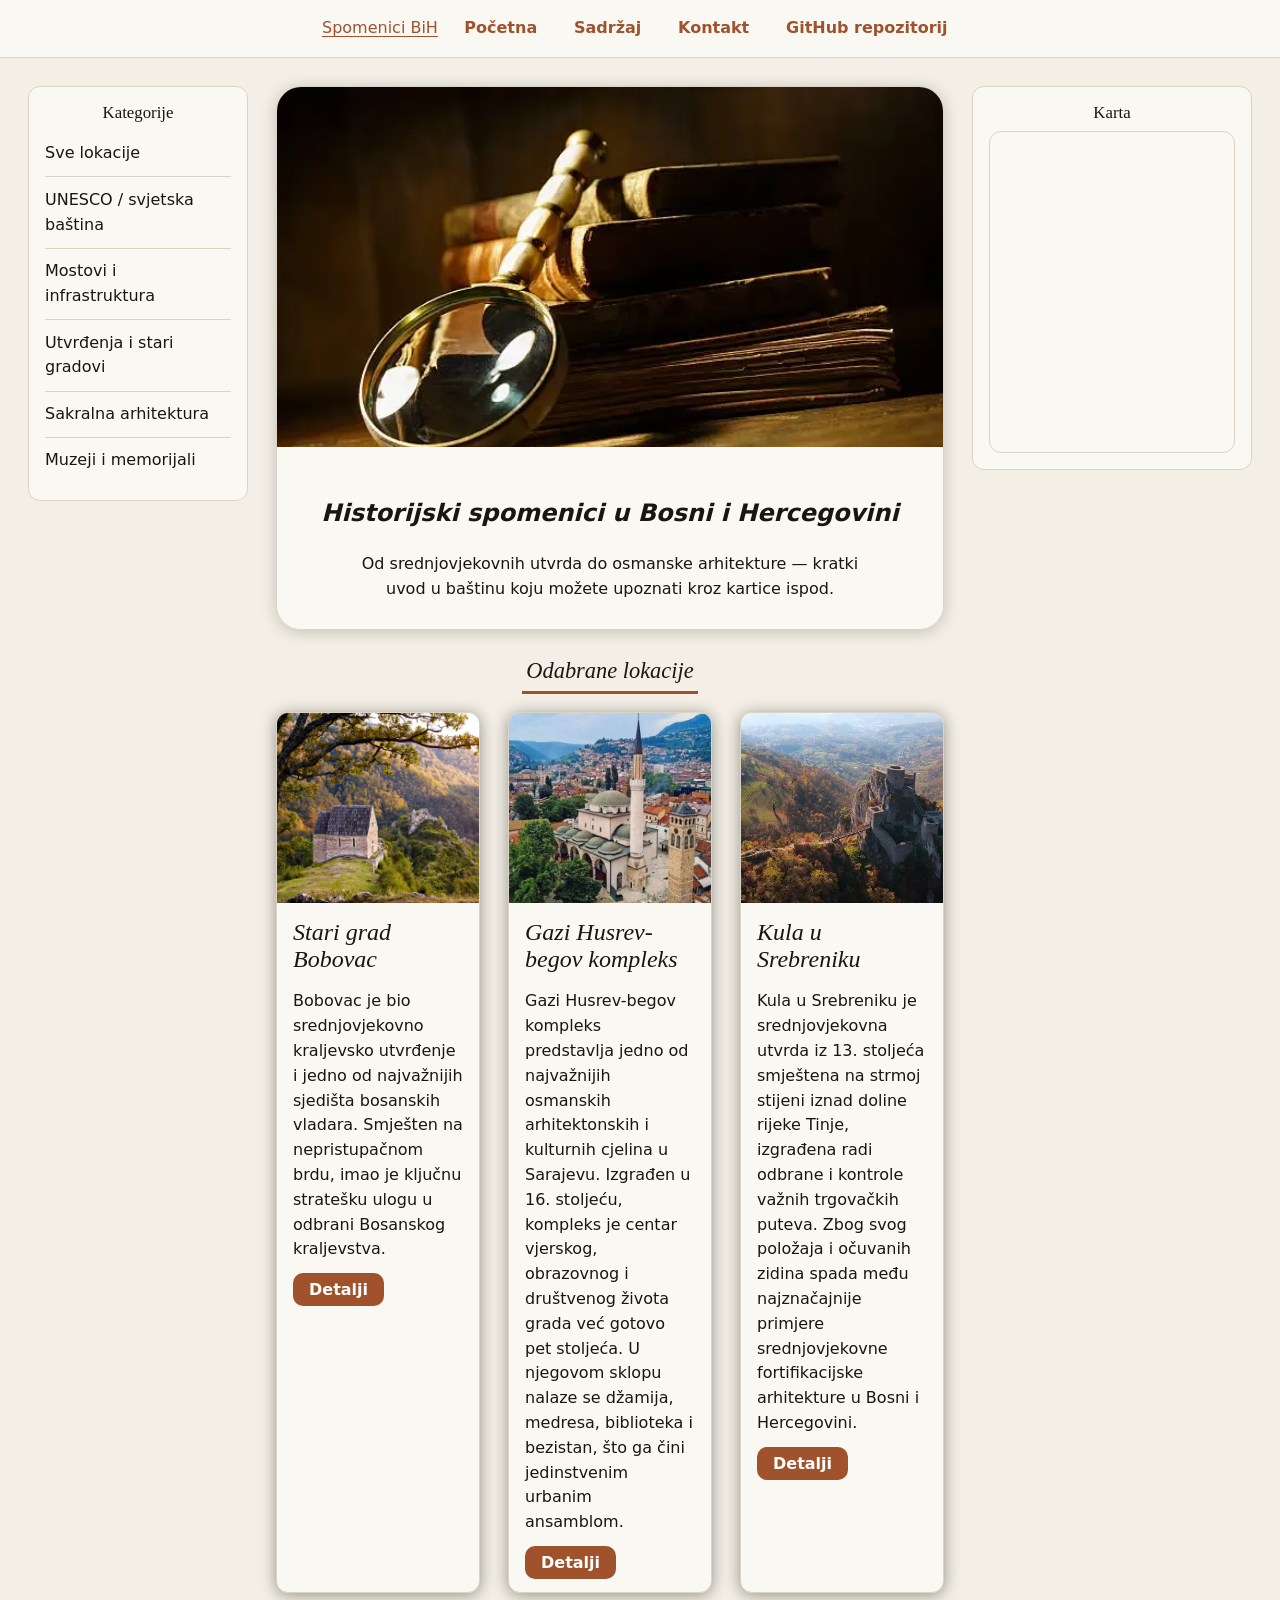
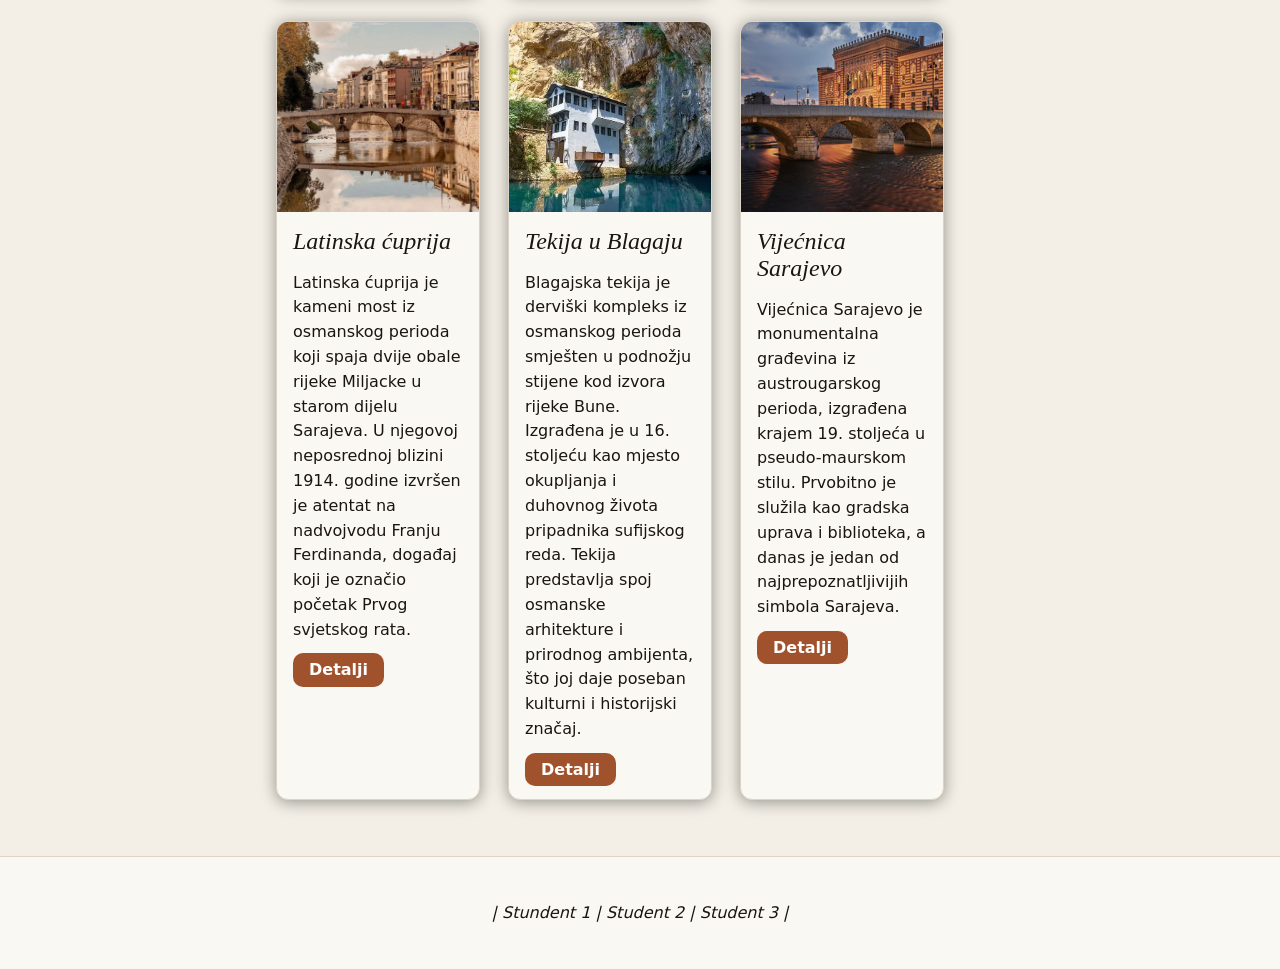
<file: index.html>
<!DOCTYPE html>
<html lang="bs">

<head>
  <meta charset="UTF-8">
  <meta name="viewport" content="width=device-width, initial-scale=1.0">
  <title>Spomenici</title>
  <link rel="stylesheet" href="css/tptpstil.css">
</head>

<body>

  <header class="site-header">
    <div class="header-inner">
      <a href="./index.html" title="Početna stranica">
        <span>Spomenici BiH</span>
      </a>
      <nav class="glavniNav">
        <ul class="glavniNav_list">
          <li><a href="./index.html">Početna</a></li>
          <li><a href="./sadrzaj.html">Sadržaj</a></li>
          <li><a href="./kontakt.html">Kontakt</a></li>
          <li><a href="https://github.com/OS-005/Grupa3-TPTP-2026">GitHub repozitorij</a></li>
        </ul>
      </nav>
    </div>
  </header>

  <!-- TPTP: lijevo sekundarni nav (filter), sredina div, desno aside s mapom -->
  <div class="layout">
    <nav class="se">
      <h2 class="se_title">Kategorije</h2>
      <ul class="navList">
        <li><a href="#" class="navElement">Sve lokacije</a></li>
        <li><a href="#" class="navElement">UNESCO / svjetska baština</a></li>
        <li><a href="#" class="navElement">Mostovi i infrastruktura</a></li>
        <li><a href="#" class="navElement">Utvrđenja i stari gradovi</a></li>
        <li><a href="#" class="navElement">Sakralna arhitektura</a></li>
        <li><a href="#" class="navElement">Muzeji i memorijali</a></li>
      </ul>
    </nav>

    <div>
      <section class="gKartica">
        <picture class="gKartica_picture">
          <img class="gKartica_img" src="images/his.jpg" alt="Historija.png" width="1200" height="480">
        </picture>
        <div class="gKartica_content">
          <h1><em>Historijski spomenici u Bosni i Hercegovini</em></h1>
          <p class="gKartica_lead">
            Od srednjovjekovnih utvrda do osmanske arhitekture — kratki uvod u baštinu koju možete upoznati
            kroz kartice ispod.
          </p>
        </div>
      </section>

      <section class="kartice-section">
        <h2 id="kartice-naslov" class="section-title"><em>Odabrane lokacije</em></h2>
        <div class="kartice-grid" id="kartice-container">

          <article class="kartica">
            <a class="kartica_media" href="./sadrzaj.html#placeholder-bobovac">
              <img class="kartica_img" src="images/bobovac.jpg" alt="Bobovac" width="640" height="400" loading="lazy">
            </a>
            <div class="kartica_body">
              <h3 class="kartica_title"><em>Stari grad Bobovac</em></h3>
              <p class="kartica_desc">
                Bobovac je bio srednjovjekovno kraljevsko utvrđenje i jedno od najvažnijih
                sjedišta bosanskih vladara. Smješten na nepristupačnom brdu, imao je ključnu stratešku ulogu u odbrani
                Bosanskog kraljevstva.</p>
              <a class="kartica_link" href="./sadrzaj.html#bobovac">Detalji</a>
            </div>
          </article>

          <article class="kartica">
            <a class="kartica_media" href="./sadrzaj.html#placeholder-gazi">
              <img class="kartica_img" src="images/ghb.jpg"
                alt="Placeholder slike: Gazi Husrev-begova džamija ili kompleks u Sarajevu." width="640" height="400"
                loading="lazy">
            </a>
            <div class="kartica_body">
              <h3 class="kartica_title"><em>Gazi Husrev-begov kompleks</em></h3>
              <p class="kartica_desc">Gazi Husrev-begov kompleks predstavlja jedno od najvažnijih osmanskih
                arhitektonskih
                i kulturnih cjelina u Sarajevu. Izgrađen u 16. stoljeću, kompleks je centar vjerskog, obrazovnog i
                društvenog života grada već gotovo pet stoljeća. U njegovom sklopu nalaze se džamija, medresa,
                biblioteka i bezistan, što ga čini jedinstvenim urbanim ansamblom. </p>
              <a class="kartica_link" href="./sadrzaj.html#dzamija">Detalji</a>
            </div>
          </article>

          <article class="kartica">
            <a class="kartica_media" href="./sadrzaj.html#placeholder-mostar">
              <img class="kartica_img" src="images/kula.jpg"
                alt="Placeholder slike: Stari most u Mostaru (UNESCO). Ubacite vlastitu fotografiju u images/."
                width="640" height="400" loading="lazy">
            </a>
            <div class="kartica_body">
              <h3 class="kartica_title"><em>Kula u Srebreniku</em></h3>
              <p class="kartica_desc">
                Kula u Srebreniku je srednjovjekovna utvrda iz 13. stoljeća smještena na strmoj stijeni iznad doline
                rijeke Tinje, izgrađena radi odbrane i kontrole važnih trgovačkih puteva. Zbog svog položaja i očuvanih
                zidina spada među najznačajnije primjere srednjovjekovne fortifikacijske arhitekture u Bosni i
                Hercegovini.
              </p>
              <a class="kartica_link" href="./sadrzaj.html#srebrenik">Detalji</a>
            </div>
          </article>

          <article class="kartica">
            <a class="kartica_media" href="./sadrzaj.html#placeholder-visegrad">
              <img class="kartica_img" src="images/latc.jpg"
                alt="Placeholder slike: Mehmed-paša Sokolović most u Višegradu." width="640" height="400"
                loading="lazy">
            </a>
            <div class="kartica_body">
              <h3 class="kartica_title"><em>Latinska ćuprija</em></h3>
              <p class="kartica_desc">
                Latinska ćuprija je kameni most iz osmanskog perioda koji spaja dvije obale rijeke Miljacke u starom
                dijelu Sarajeva. U njegovoj neposrednoj blizini 1914. godine izvršen je atentat na nadvojvodu Franju
                Ferdinanda, događaj koji je označio početak Prvog svjetskog rata.
              </p>
              <a class="kartica_link" href="./sadrzaj.html#cuprija">Detalji</a>
            </div>
          </article>

          <article class="kartica">
            <a class="kartica_media" href="./sadrzaj.html#placeholder-pocitelj">
              <img class="kartica_img" src="images/tekija.jpg" alt="Placeholder slike: historijsko naselje Počitelj."
                width="640" height="400" loading="lazy">
            </a>
            <div class="kartica_body">
              <h3 class="kartica_title"><em>Tekija u Blagaju</em></h3>
              <p class="kartica_desc">
                Blagajska tekija je derviški kompleks iz osmanskog perioda smješten u podnožju stijene kod izvora rijeke
                Bune. Izgrađena je u 16. stoljeću kao mjesto okupljanja i duhovnog života pripadnika sufijskog reda.
                Tekija predstavlja spoj osmanske arhitekture i prirodnog ambijenta, što joj daje poseban kulturni i
                historijski značaj.
              </p>
              <a class="kartica_link" href="./sadrzaj.html#blagaj">Detalji</a>
            </div>
          </article>



          <article class="kartica">
            <a class="kartica_media" href="./sadrzaj.html#placeholder-tunel">
              <img class="kartica_img" src="images/sarajevo.jpg"
                alt="Placeholder slike: Tunel spasa / muzej u Sarajevu." width="640" height="400" loading="lazy">
            </a>
            <div class="kartica_body">
              <h3 class="kartica_title"><em>Vijećnica Sarajevo</em></h3>
              <p class="kartica_desc">Vijećnica Sarajevo je monumentalna građevina iz austrougarskog perioda, izgrađena
                krajem 19. stoljeća u pseudo-maurskom stilu. Prvobitno je služila kao gradska uprava i biblioteka, a
                danas je jedan od najprepoznatljivijih simbola Sarajeva.
              </p>
              <a class="kartica_link" href="./sadrzaj.html#vijecnica">Detalji</a>
            </div>
          </article>
        </div>
      </section>
    </div>

    <aside>
      <nav class="se" aria-labelledby="se-title">
        <h2 id="se_title" class="se_title">Karta</h2>
        <div class="map-embed">
          <iframe title="Karta Bosne i Hercegovine"
            src="https://www.google.com/maps/embed/v1/place?key=AIzaSyBVizdQeh3udy11xDc5Ao2YStR2gLc-rfc&amp;q=Bobovac&amp;maptype=roadmap&amp;zoom=14"
            width="600" height="320" allowfullscreen="" loading="lazy"
            referrerpolicy="no-referrer-when-downgrade"></iframe>
        </div>
      </nav>
    </aside>
  </div>

  <footer class="site-footer" style="text-align: center;">
    <div class="footer-inner">
      <p class="footer__authors">
        <em> | Stundent 1 | Student 2 | Student 3 | </em>
      </p>
    </div>
  </footer>
</body>

</html>
</file>
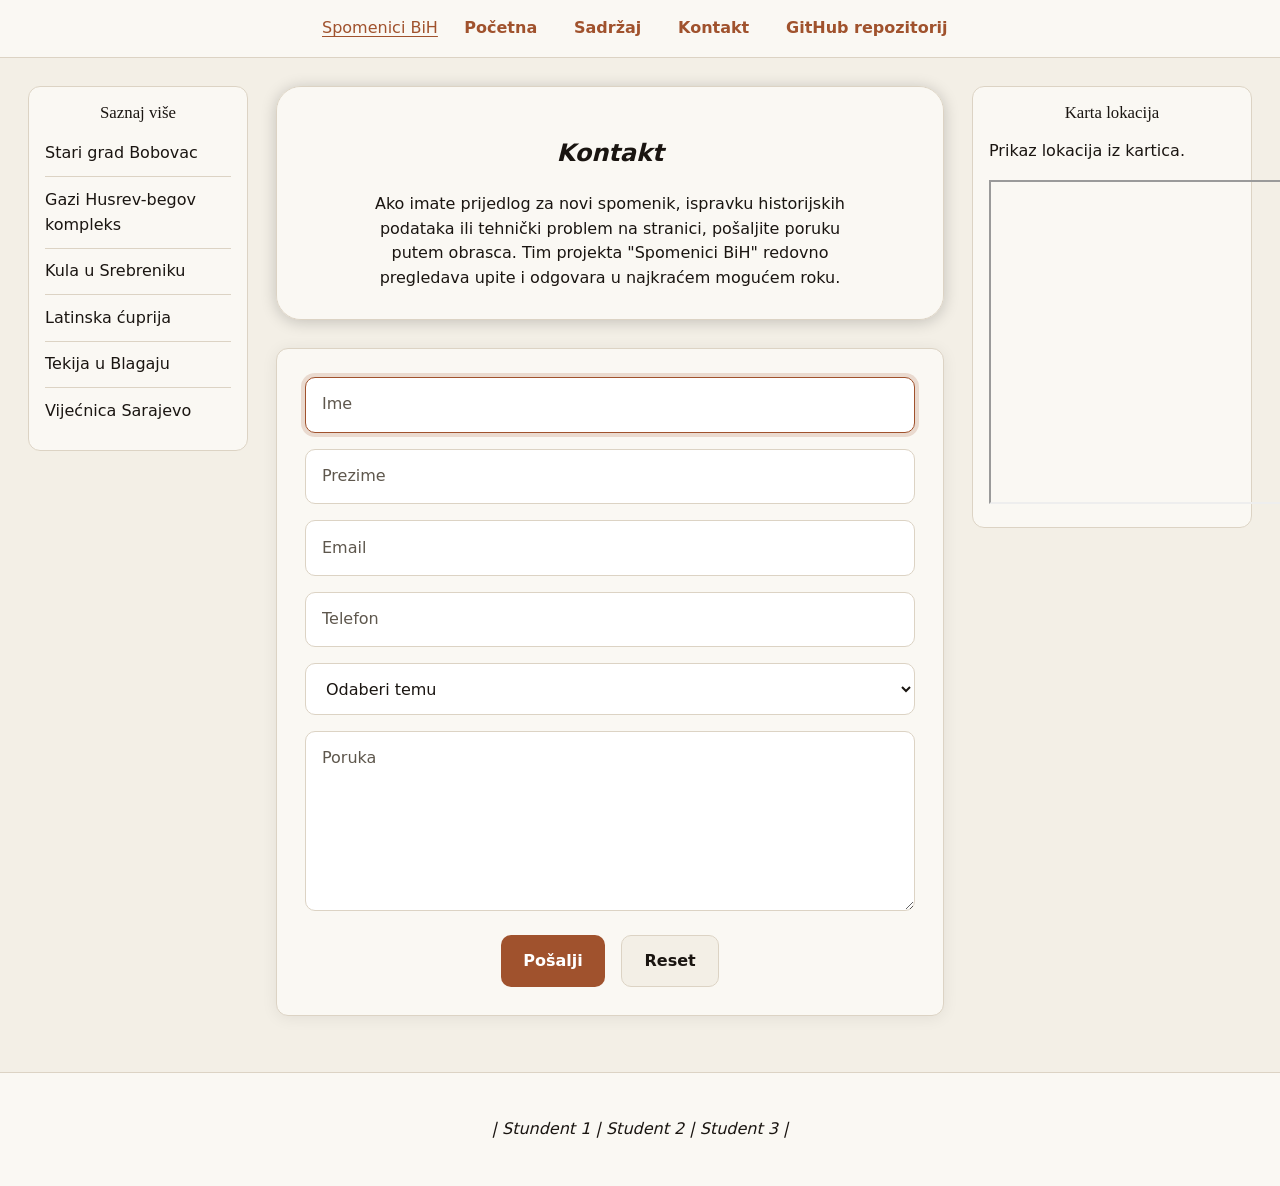
<file: kontakt.html>
<!DOCTYPE html>
<html lang="ba">

<head>
  <meta charset="UTF-8">
  <meta name="viewport" content="width=device-width, initial-scale=1">
  <title>Sadržaj</title>
  <link href="css/tptpstil.css" rel="stylesheet">
</head>

<body>

  <header class="site-header">
    <div class="header-inner">
      <a href="./index.html" title="Početna stranica">
        <span>Spomenici BiH</span>
      </a>
      <nav class="glavniNav">
        <ul class="glavniNav_list">
          <li><a href="./index.html">Početna</a></li>
          <li><a href="./sadrzaj.html">Sadržaj</a></li>
          <li><a href="./kontakt.html">Kontakt</a></li>
          <li><a href="https://github.com/OS-005/Grupa3-TPTP-2026">GitHub repozitorij</a></li>
        </ul>
      </nav>
    </div>
  </header>

  <div class="layout">
    <nav class="se">
      <h2 class="se_title">Saznaj više</h2>
      <ul class="navList">
        <li><a href="https://hr.wikipedia.org/wiki/Bobovac" class="navElement">Stari grad Bobovac</a></li>
        <li><a href="https://bs.wikipedia.org/wiki/Gazi_Husrev-begova_d%C5%BEamija" class="navElement">Gazi Husrev-begov
            kompleks</a></li>
        <li><a href="https://bs.wikipedia.org/wiki/Tvr%C4%91ava_Srebrenik" class="navElement">Kula u Srebreniku</a></li>
        <li><a href="https://bs.wikipedia.org/wiki/Latinska_%C4%87uprija" class="navElement">Latinska ćuprija</a></li>
        <li><a href="https://bs.wikipedia.org/wiki/Tekija_u_Blagaju" class="navElement">Tekija u Blagaju</a></li>
        <li><a href="https://bs.wikipedia.org/wiki/Sarajevska_vije%C4%87nica" class="navElement">Vijećnica Sarajevo</a>
        </li>
      </ul>
    </nav>

    <main>
      <section class="gKartica">
        <div class="gKartica_content">
          <h1><em>Kontakt</em></h1>
          <p class="gKartica_lead">
            Ako imate prijedlog za novi spomenik, ispravku historijskih podataka ili tehnički problem na stranici,
            pošaljite poruku putem obrasca. Tim projekta "Spomenici BiH" redovno pregledava upite i odgovara u
            najkraćem mogućem roku.
          </p>
        </div>
      </section>

      <section class="forma">
        <form>
          <input type="text" placeholder="Ime" autofocus>
          <input type="text" placeholder="Prezime">
          <input type="text" placeholder="Email">
          <input type="text" placeholder="Telefon">
          <select>
            <option value="" disabled selected hidden>Odaberi temu</option>
            <option>Dopuna historijskih podataka</option>
            <option>Informacije</option>
            <option>Podrška</option>
            <option>Prijava greške na stranici</option>
            <option>Prijedlog nove lokacije</option>
            <option>Saradnja na projektu</option>
            <option>Tehnička pitanja</option>
          </select>
          <textarea placeholder="Poruka"></textarea>
          <div class="akcije">
            <button type="submit">Pošalji</button>
            <button type="reset">Reset</button>
          </div>
        </form>
      </section>
    </main>

    <aside>
      <nav class="se">
        <h2 class="se_title">Karta lokacija</h2>
        <p>Prikaz lokacija iz kartica.</p>
        <div>
          <iframe title="Karta lokacija u BiH"
            src="https://www.google.com/maps/embed/v1/search?key=AIzaSyBVizdQeh3udy11xDc5Ao2YStR2gLc-rfc&amp;q=Stari+grad+Bobovac+OR+Gazi+Husrev-begov+kompleks+OR+Kula+u+Srebreniku+OR+Latinska+cuprija+OR+Tekija+u+Blagaju+OR+Vijecnica+Sarajevo&amp;maptype=roadmap&amp;zoom=7"
            width="600" height="320" allowfullscreen="" loading="lazy"
            referrerpolicy="no-referrer-when-downgrade"></iframe>
        </div>
      </nav>
    </aside>
  </div>

  <footer class="site-footer">
    <div>
      <p>
        <em> | Stundent 1 | Student 2 | Student 3 | </em>
      </p>
    </div>
  </footer>

</body>

</html>
</file>
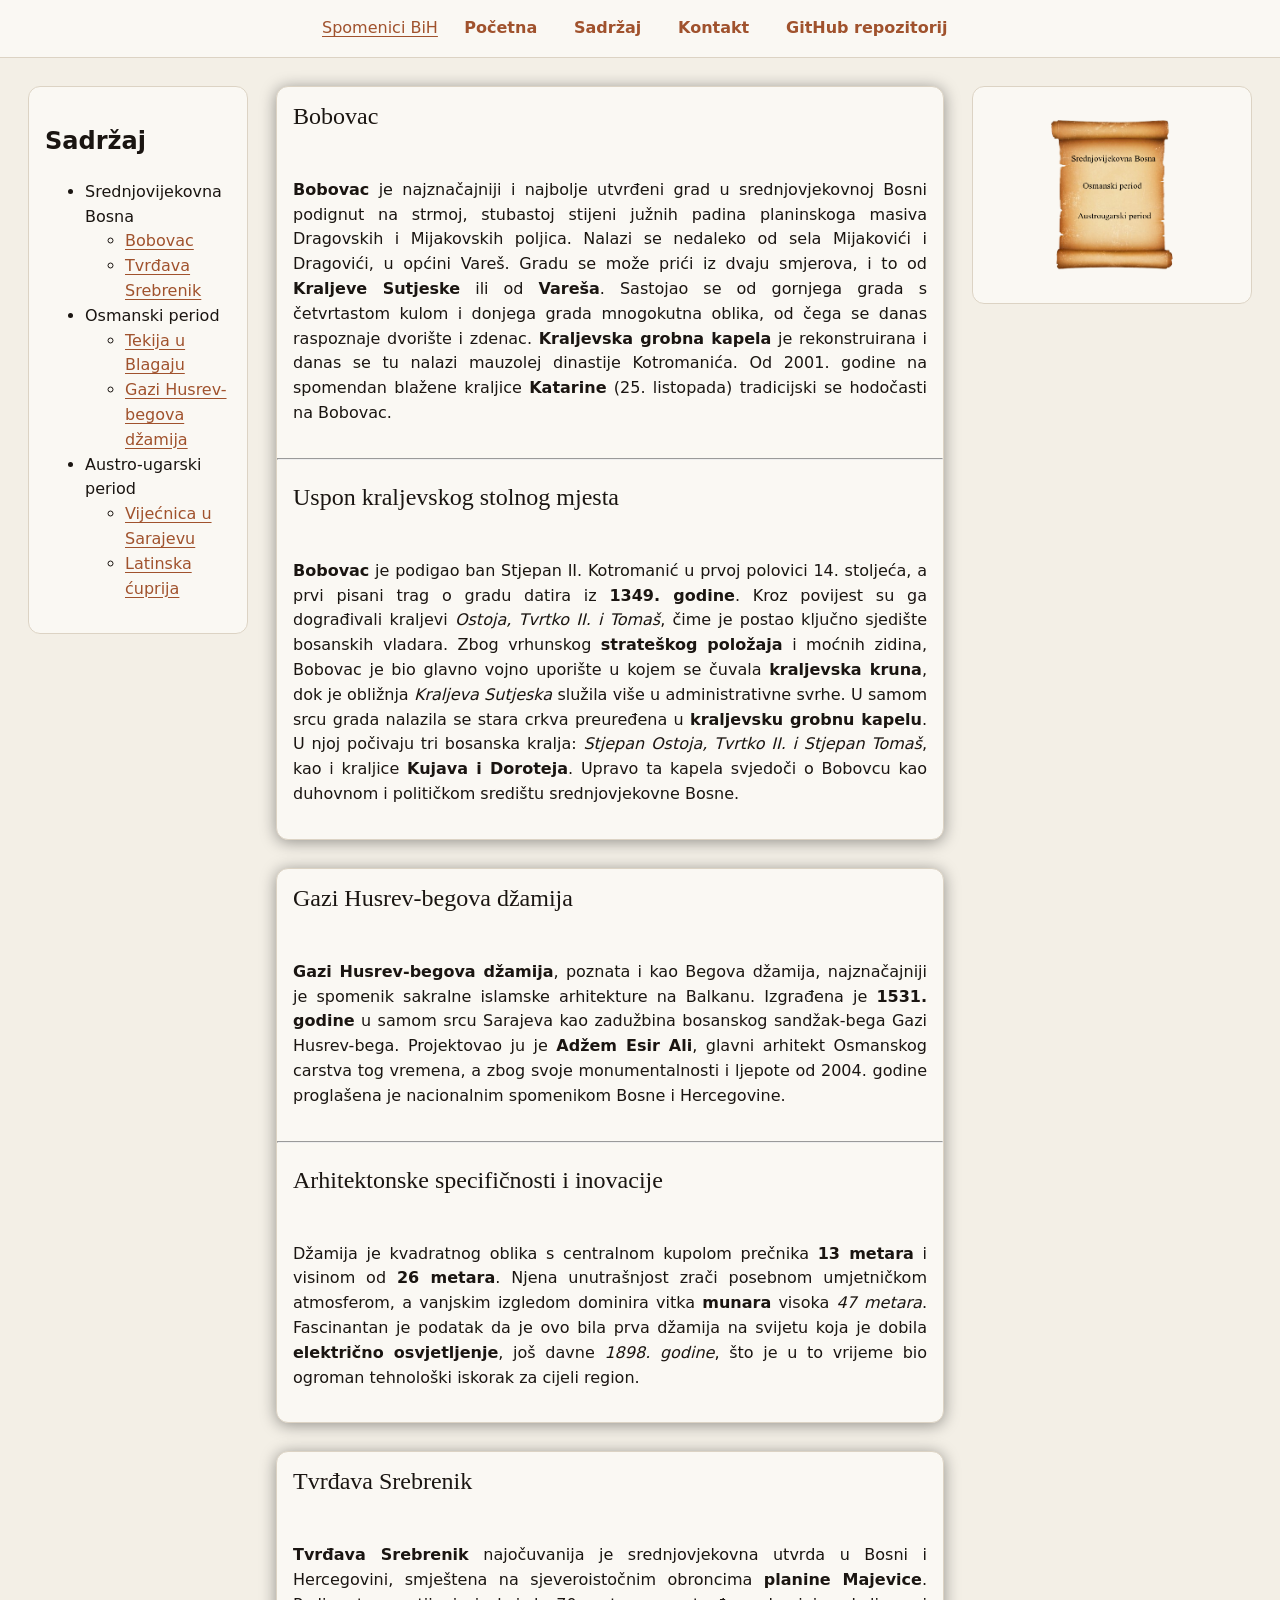
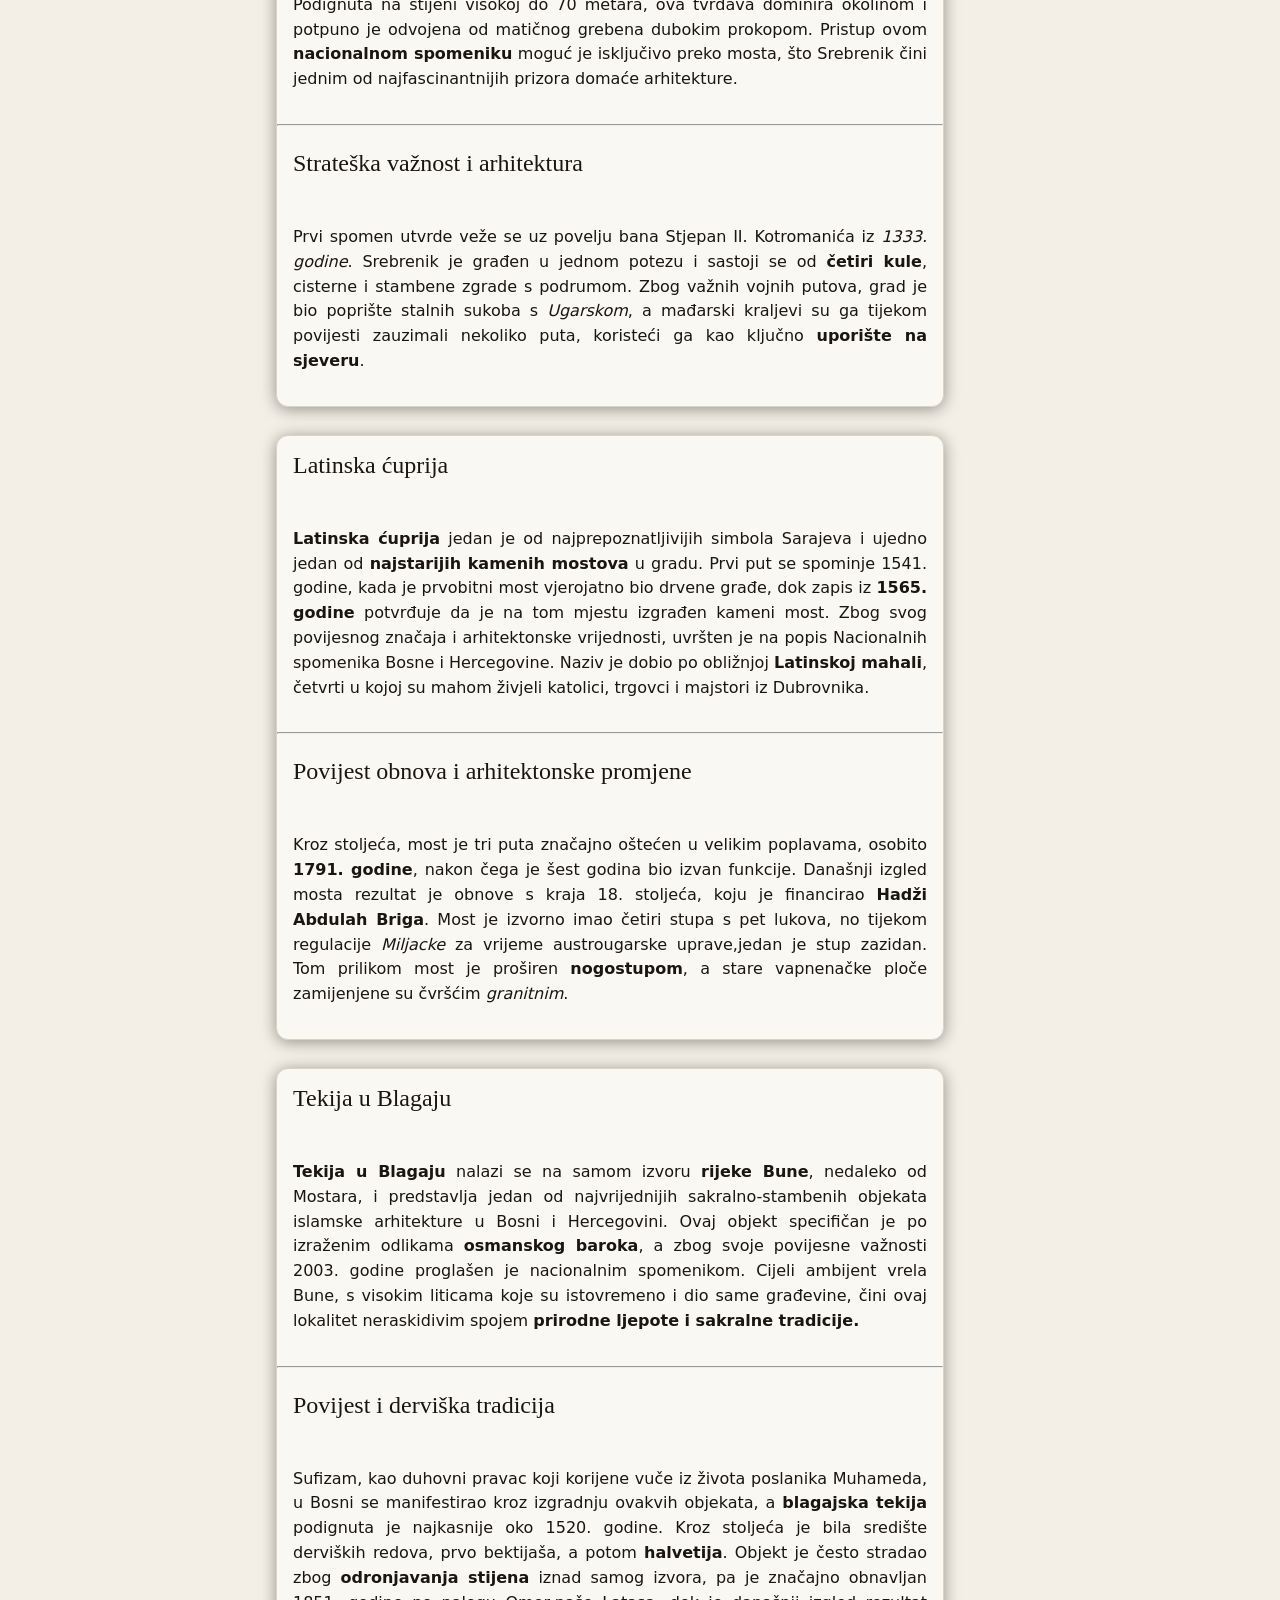
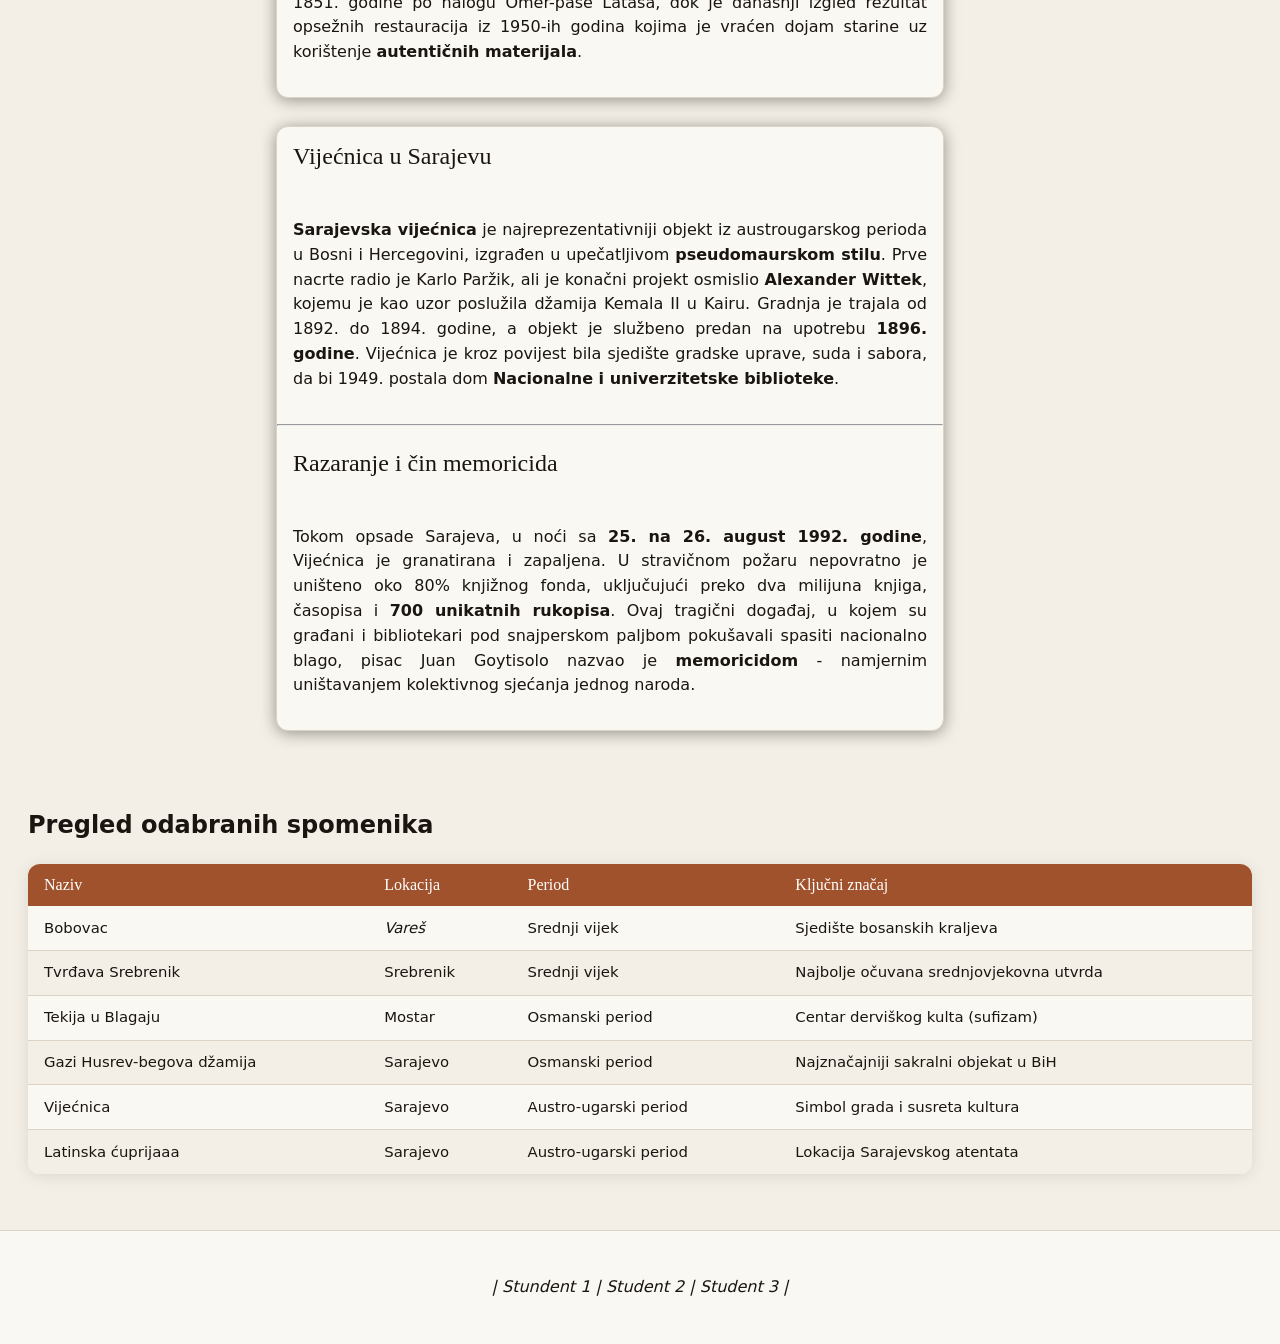
<file: sadrzaj.html>
<!DOCTYPE html>
<html lang="bs">

<head>
  <meta charset="UTF-8">
  <meta name="viewport" content="width=device-width, initial-scale=1.0">
  <title>Sadrzaj</title>
  <link rel="stylesheet" href="css/tptpstil.css">
</head>

<body>

  <header class="site-header">
    <div class="header-inner">
      <a href="./index.html" title="Početna stranica">
        <span>Spomenici BiH</span>
      </a>
      <nav class="glavniNav">
        <ul class="glavniNav_list">
          <li><a href="./index.html">Početna</a></li>
          <li><a href="./sadrzaj.html">Sadržaj</a></li>
          <li><a href="./kontakt.html">Kontakt</a></li>
          <li><a href="https://github.com/OS-005/Grupa3-TPTP-2026">GitHub repozitorij</a></li>
        </ul>
      </nav>
    </div>
  </header>



  <!-- Trokolonski layout -->
  <div class="layout">

    <!-- Lijevo: navigacijski sadržaj -->
    <aside class="se">
      <h2>Sadržaj</h2>
      <ul>
        <li>
          Srednjovijekovna Bosna
          <ul>
            <li><a href="#bobovac">Bobovac</a></li>
            <li><a href="#srebrenik">Tvrđava Srebrenik</a></li>
          </ul>
        </li>
        <li>
          Osmanski period
          <ul>
            <li><a href="#blagaj">Tekija u Blagaju</a></li>
            <li><a href="#dzamija">Gazi Husrev-begova džamija</a></li>
          </ul>
        </li>
        <li>
          Austro-ugarski period
          <ul>
            <li><a href="#vijecnica">Vijećnica u Sarajevu</a></li>
            <li><a href="#cuprija">Latinska ćuprija</a></li>
          </ul>
        </li>
      </ul>
    </aside>

    <!-- Sredina: 6 kartica -->
    <main>
      <div class="kartice-gridv2">
        <div class="kartica">
          <h2 id="bobovac" class="kartica_body kartica_title">Bobovac</h2>
          <p class="kartica_body" style="text-align: justify;"><b>Bobovac</b> je najznačajniji i najbolje utvrđeni grad
            u srednjovjekovnoj Bosni podignut na
            strmoj, stubastoj stijeni južnih padina planinskoga masiva Dragovskih i Mijakovskih poljica.
            Nalazi se nedaleko od sela Mijakovići i Dragovići, u općini Vareš. Gradu se može prići iz
            dvaju smjerova, i to od <b>Kraljeve Sutjeske</b> ili od <b>Vareša</b>. Sastojao se od gornjega grada s
            četvrtastom kulom i donjega grada mnogokutna oblika, od čega se danas raspoznaje
            dvorište i zdenac. <b>Kraljevska grobna kapela</b> je rekonstruirana i danas se tu nalazi
            mauzolej dinastije Kotromanića. Od 2001. godine na spomendan blažene kraljice
            <b>Katarine</b> (25. listopada) tradicijski se hodočasti na Bobovac.
          </p>
          <hr>
          <h2 id=" bobovac" class="kartica_body kartica_title">Uspon kraljevskog stolnog mjesta</h2>
          <p class="kartica_body" style="text-align: justify;""><b>Bobovac</b> je podigao ban Stjepan II. Kotromanić u prvoj polovici 14. stoljeća, a prvi pisani
trag o gradu datira iz <b>1349. godine</b>. Kroz povijest su ga dograđivali kraljevi <i>Ostoja, Tvrtko II. i
Tomaš</i>, čime je postao ključno sjedište bosanskih vladara. Zbog vrhunskog <b>strateškog
položaja</b> i moćnih zidina, Bobovac je bio glavno vojno uporište u kojem se čuvala
<b>kraljevska kruna</b>, dok je obližnja <i>Kraljeva Sutjeska</i> služila više u administrativne svrhe. U
samom srcu grada nalazila se stara crkva preuređena u <b>kraljevsku grobnu kapelu</b>. U njoj
počivaju tri bosanska kralja: <i>Stjepan Ostoja, Tvrtko II. i Stjepan Tomaš</i>, kao i kraljice <b>Kujava
i Doroteja</b>. Upravo ta kapela svjedoči o Bobovcu kao duhovnom i političkom središtu
srednjovjekovne Bosne.</p>
        </div>

        <div class=" kartica">
          <h2 class="kartica_body kartica_title" id="dzamija">Gazi Husrev-begova džamija</h2>
          <p class="kartica_body" style="text-align: justify;"><b>Gazi Husrev-begova džamija</b>, poznata i kao Begova
            džamija, najznačajniji je spomenik
            sakralne islamske arhitekture na Balkanu. Izgrađena je <b>1531. godine</b> u samom srcu
            Sarajeva kao zadužbina bosanskog sandžak-bega Gazi Husrev-bega. Projektovao ju je
            <b>Adžem Esir Ali</b>, glavni arhitekt Osmanskog carstva tog vremena, a zbog svoje
            monumentalnosti i ljepote od 2004. godine proglašena je nacionalnim spomenikom Bosne
            i Hercegovine.
          </p>
          <hr>
          <h2 class="kartica_body kartica_title" id="ghb">Arhitektonske specifičnosti i inovacije</h2>
          <p class="kartica_body" style="text-align: justify;">Džamija je kvadratnog oblika s centralnom kupolom
            prečnika <b>13 metara</b> i visinom od <b>26
              metara</b>. Njena unutrašnjost zrači posebnom umjetničkom atmosferom, a vanjskim
            izgledom dominira vitka <b>munara</b> visoka <i>47 metara</i>. Fascinantan je podatak da je ovo bila
            prva džamija na svijetu koja je dobila <b>električno osvjetljenje</b>, još davne <i>1898. godine</i>, što
            je u to vrijeme bio ogroman tehnološki iskorak za cijeli region.
        </div>

        <div class="kartica">
          <h2 class="kartica_title kartica_body" id="srebrenik">Tvrđava Srebrenik</h2>
          <p class="kartica_body" style="text-align: justify;"><b>Tvrđava Srebrenik</b> najočuvanija je srednjovjekovna
            utvrda
            u Bosni i Hercegovini,
            smještena na sjeveroistočnim obroncima <b>planine Majevice</b>. Podignuta na stijeni visokoj
            do 70 metara, ova tvrđava dominira okolinom i potpuno je odvojena od matičnog grebena
            dubokim prokopom. Pristup ovom <b>nacionalnom spomeniku</b> moguć je isključivo preko
            mosta, što Srebrenik čini jednim od najfascinantnijih prizora domaće arhitekture.</p>
          <hr>
          <h2 class="kartica_title kartica_body" id="tsr">Strateška važnost i arhitektura</h2>
          <p class="kartica_body" style="text-align: justify;">Prvi spomen utvrde veže se uz povelju bana Stjepan II.
            Kotromanića iz <i>1333. godine</i>.
            Srebrenik je građen u jednom potezu i sastoji se od <b>četiri kule</b>, cisterne i stambene zgrade
            s podrumom. Zbog važnih vojnih putova, grad je bio poprište stalnih sukoba s <i>Ugarskom</i>, a
            mađarski kraljevi su ga tijekom povijesti zauzimali nekoliko puta, koristeći ga kao ključno
            <b>uporište na sjeveru</b>.
        </div>

        <div class="kartica">
          <h2 class="kartica_title kartica_body" id="cuprija">Latinska ćuprija</h2>
          <p class="kartica_body" style="text-align: justify;"><b>Latinska ćuprija</b> jedan je od najprepoznatljivijih
            simbola
            Sarajeva i ujedno jedan od
            <b>najstarijih kamenih mostova</b> u gradu. Prvi put se spominje 1541. godine, kada je prvobitni
            most vjerojatno bio drvene građe, dok zapis iz <b>1565. godine</b> potvrđuje da je na tom mjestu
            izgrađen kameni most. Zbog svog povijesnog značaja i arhitektonske vrijednosti, uvršten je
            na popis Nacionalnih spomenika Bosne i Hercegovine. Naziv je dobio po obližnjoj
            <b>Latinskoj mahali</b>, četvrti u kojoj su mahom živjeli katolici, trgovci i majstori iz Dubrovnika.
          </p>
          <hr>
          <h2 class="kartica_title kartica_body" id="latc">Povijest obnova i arhitektonske promjene</h2>
          <p class="kartica_body" style="text-align: justify;">Kroz stoljeća, most je tri puta značajno oštećen u
            velikim poplavama, osobito <b>1791.
              godine</b>, nakon čega je šest godina bio izvan funkcije. Današnji izgled mosta rezultat je
            obnove s kraja 18. stoljeća, koju je financirao <b>Hadži Abdulah Briga</b>. Most je izvorno imao
            četiri stupa s pet lukova, no tijekom regulacije <i>Miljacke</i> za vrijeme austrougarske uprave,jedan je
            stup zazidan. Tom prilikom most je proširen <b>nogostupom</b>, a stare vapnenačke
            ploče zamijenjene su čvršćim <i>granitnim</i>.</p>
        </div>

        <div class="kartica">
          <h2 class="kartica_title kartica_body" id="blagaj">Tekija u Blagaju</h2>
          <p class="kartica_body" style="text-align: justify;"><b>Tekija u Blagaju</b> nalazi se na samom izvoru
            <b>rijeke Bune</b>, nedaleko od
            Mostara, i
            predstavlja jedan od najvrijednijih sakralno-stambenih objekata islamske arhitekture u
            Bosni i Hercegovini. Ovaj objekt specifičan je po izraženim odlikama <b>osmanskog baroka</b>, a
            zbog svoje povijesne važnosti 2003. godine proglašen je nacionalnim spomenikom. Cijeli
            ambijent vrela Bune, s visokim liticama koje su istovremeno i dio same građevine, čini ovaj
            lokalitet neraskidivim spojem <b>prirodne ljepote i sakralne tradicije.</b>
          </p>
          <hr>
          <h2 class="kartica_title kartica_body" id="tekbl">Povijest i derviška tradicija</h2>
          <p class="kartica_body" style="text-align: justify;">Sufizam, kao duhovni pravac koji korijene vuče iz života
            poslanika Muhameda, u Bosni se
            manifestirao kroz izgradnju ovakvih objekata, a <b>blagajska tekija</b> podignuta je najkasnije
            oko 1520. godine. Kroz stoljeća je bila središte derviških redova, prvo bektijaša, a potom
            <b>halvetija</b>. Objekt je često stradao zbog <b>odronjavanja stijena</b> iznad samog izvora, pa je
            značajno obnavljan 1851. godine po nalogu Omer-paše Latasa, dok je današnji izgled
            rezultat opsežnih restauracija iz 1950-ih godina kojima je vraćen dojam starine uz
            korištenje <b>autentičnih materijala</b>.
          </p>
        </div>

        <div class="kartica">
          <h2 class="kartica_title kartica_body" id="vijecnica">Vijećnica u Sarajevu</h2>
          <p class="kartica_body" style="text-align: justify;"><b>Sarajevska vijećnica</b> je najreprezentativniji
            objekt iz austrougarskog perioda u Bosni i
            Hercegovini, izgrađen u upečatljivom <b>pseudomaurskom stilu</b>. Prve nacrte radio je Karlo
            Paržik, ali je konačni projekt osmislio <b>Alexander Wittek</b>, kojemu je kao uzor poslužila
            džamija Kemala II u Kairu. Gradnja je trajala od 1892. do 1894. godine, a objekt je službeno
            predan na upotrebu <b>1896. godine</b>. Vijećnica je kroz povijest bila sjedište gradske uprave,
            suda i sabora, da bi 1949. postala dom <b>Nacionalne i univerzitetske biblioteke</b>.</p>
          <hr>
          <h2 class="kartica_title kartica_body" id="svj">Razaranje i čin memoricida</h2>
          <p class="kartica_body" style="text-align: justify;">Tokom opsade Sarajeva, u noći sa <b>25. na 26. august
              1992. godine</b>, Vijećnica je granatirana
            i zapaljena. U stravičnom požaru nepovratno je uništeno oko 80% knjižnog fonda,
            uključujući preko dva milijuna knjiga, časopisa i <b>700 unikatnih rukopisa</b>. Ovaj tragični
            događaj, u kojem su građani i bibliotekari pod snajperskom paljbom pokušavali spasiti
            nacionalno blago, pisac Juan Goytisolo nazvao je <b>memoricidom</b> - namjernim
            uništavanjem kolektivnog sjećanja jednog naroda.</p>
        </div>
      </div>
    </main>

    <!-- Desno: TBA box -->
    <aside class="se">
      <img src="/images/mscroll.png" usemap="#image-map">

      <map name="image-map">
        <area target="" alt="Srednjovijekovna Bosna" title="Srednjovijekovna Bosna"
          href="https://bs.wikipedia.org/wiki/Bosna_i_Hercegovina_u_srednjem_vijeku" coords="185,111,401,148"
          shape="rect">
        <area target="" alt="Osmanski period" title="Osmanski period"
          href="https://bs.wikipedia.org/wiki/Bosna_i_Hercegovina_u_Osmanskom_Carstvu" coords="198,170,370,216"
          shape="rect">
        <area target="" alt="Austrogarski period" title="Austrogarski period"
          href="https://bs.wikipedia.org/wiki/Bosna_i_Hercegovina_u_Austro-Ugarskoj" coords="198,245,386,282"
          shape="rect">
      </map>
    </aside>

  </div>

  <!-- Popraviti naziv klase  -->
  <div class="pregled">
    <h2>Pregled odabranih spomenika</h2>
    <table class="pregled-tabela">
      <thead>
        <tr>
          <th>Naziv</th>
          <th>Lokacija</th>
          <th>Period</th>
          <th>Ključni značaj</th>
        </tr>
      </thead>
      <tbody>
        <tr>
          <td>Bobovac</td>
          <td><em>Vareš</em></td>
          <td>Srednji vijek</td>
          <td>Sjedište bosanskih kraljeva</td>
        </tr>
        <tr>
          <td>Tvrđava Srebrenik</td>
          <td>Srebrenik</td>
          <td>Srednji vijek</td>
          <td>Najbolje očuvana srednjovjekovna utvrda</td>
        </tr>
        <tr>
          <td>Tekija u Blagaju</td>
          <td>Mostar</td>
          <td>Osmanski period</td>
          <td>Centar derviškog kulta (sufizam)</td>
        </tr>
        <tr>
          <td>Gazi Husrev-begova džamija</td>
          <td>Sarajevo</td>
          <td>Osmanski period</td>
          <td>Najznačajniji sakralni objekat u BiH</td>
        </tr>
        <tr>
          <td>Vijećnica</td>
          <td>Sarajevo</td>
          <td>Austro-ugarski period</td>
          <td>Simbol grada i susreta kultura</td>
        </tr>
        <tr>
          <td>Latinska ćuprijaaa</td>
          <td>Sarajevo</td>
          <td>Austro-ugarski period</td>
          <td>Lokacija Sarajevskog atentata</td>
        </tr>
      </tbody>
    </table>
  </div>

  <footer class="site-footer" style="text-align: center;">
    <div>
      <p>
        <em> | Stundent 1 | Student 2 | Student 3 |
        </em>
      </p>
    </div>
  </footer>

</body>

</html>
</file>
<file: css/tptpstil.css>
html {
  scroll-behavior: smooth;
}

body {
  margin: 0;
  font: 1rem/1.55 system-ui, -apple-system, "Segoe UI", Roboto, sans-serif;
  color: #1a1511;
  background: #f3efe6;
}

img {
  max-width: 100%;
  height: auto;
  display: block;
}

a {
  color: #a0522d;
  text-underline-offset: 3px;
  transition: color 0.5s ease;
}

.skip-link {
  position: absolute;
  left: -9999px;
  width: 1px;
  height: 1px;
  overflow: hidden;
}

/* Header — flex, centrirano */
.site-header {
  background: #faf8f3;
  border-bottom: 1px solid #dcd3c4;
}

.header-inner {
  max-width: 1580px;
  margin: 0 auto;
  padding: 1rem 1.75rem;
  display: flex;
  gap: 1rem;
}

.glavniNav {
  width: 100%;
  display: flex;
  justify-content: center;
}

.glavniNav_list,
.navList {
  list-style: none;
  margin: 0;
  padding: 0;
}

.glavniNav_list {
  display: flex;
  flex-wrap: wrap;
  justify-content: center;
  gap: 0.35rem 1rem;
}

.glavniNav_list a {
  font-weight: 600;
  text-decoration: none;
  padding: 0.35rem 0.65rem;
  border-radius: 8px;
  transition: background 0.5s ease, color 0.5s ease;
}

.glavniNav_list a:hover {
  background: color-mix(in srgb, #a0522d 14%, transparent);
}

.layout {
  max-width: 1580px;
  /* Centrira sve elemente */
  margin-inline: auto;
  /* Razmak između header-a */
  padding: 1.75rem;
  display: grid;
  /* Razmak između glavnih elemenata i sporednih elemenata */
  gap: 1.75rem;
}

.se {
  background: #faf8f3;
  border: 1px solid #dcd3c4;
  border-radius: 12px;
  padding: 1rem;
  height: fit-content;
  top: 1rem;
  align-self: start;
}

.se_title {
  margin: 0 0 0.5rem;
  font: 1.05rem Georgia, "Times New Roman", serif;
  text-align: center;
}

/* Linije u meni kategorije */
.navList li+li {
  border-top: 1px solid #dcd3c4;
}

/* Sortiranje liste unutar sekcije kategorije */
.navElement {
  display: block;
  padding: 0.65rem 0;
  color: #1a1511;
  text-decoration: none;
  transition: color 0.5s ease, padding-inline-start 0.5s ease;
}

/* Pod animacije za micanje */
.navElement:hover {
  color: #a0522d;
  padding-inline-start: 0.2rem;
}

/* Iframe text css */
.map-nav__text {
  margin: 0 0 1rem;
  color: #5e574d;
  font-size: 0.92rem;
  text-align: center;
}

/* Iframe border */
.map-embed {
  border-radius: 12px;
  overflow: hidden;
  border: 1px solid #dcd3c4;
}

/* Iframe direkt body */
.map-embed iframe {
  display: block;
  width: 100%;
  min-height: 220px;
  border: 0;
}

/* Glavna kartica */

.gKartica {
  margin-bottom: 1.75rem;
  border-radius: 25px;
  overflow: hidden;
  border: 1px solid #dcd3c4;
  box-shadow: 0 2px 16px rgba(0, 0, 0, 0.2);
}

.gKartica_img {
  max-height: 300px;
  object-fit: cover;
}

.gKartica_content {
  padding: 1.75rem;
  background: #faf8f3;
  text-align: center;
}

/* Teksta glavne kartice */
.gKartica_lead {
  margin: 0 auto;
  max-width: 50ch;
}

.section-title {
  font: 1.4rem Georgia, "Times New Roman", serif;
  text-align: center;
}

.section-title::after {
  content: "";
  display: block;
  width: 11rem;
  height: 3px;
  margin: 0.4rem auto 0;
  background: #a0522d;
}

.kartica {
  background: #faf8f3;
  border-radius: 12px;
  border: 1px solid #dcd3c4;
  overflow: hidden;
  /* Overflow ne dopusta elementima da idu jedni preko drugih */
  box-shadow: 0 2px 16px rgba(0, 0, 0, 0.4);
  transition: transform 0.5s ease, box-shadow 0.5s ease, border-color 0.5s ease;
}

.kartica:hover {
  transform: translateY(-15px);
  border-color: color-mix(in srgb, #a0522d 100%, #dcd3c4);
  box-shadow: 0 8px 28px rgba(0, 0, 0, 0.91);
}

.kartica_img {
  width: 100%;
  height: 190px;
  object-fit: cover;
  transition: transform 0.95s ease;
}

.kartica:hover .kartica_img {
  transform: scale(1.05);
}

.kartica_body {
  padding: 1rem;
}

.kartica_title {
  margin: 0 0 0.35rem;
  font: 1.5rem Georgia, "Times New Roman", serif;
}

/* Dugme za detalje */
.kartica_link {
  font-weight: 600;
  text-decoration: none;
  padding: 0.45rem 1rem;
  border-radius: 10px;
  background: #a0522d;
  color: #fff;
  transition:
    background 0.5s ease,
    transform 0.5s ease;
}

/* Animacije dugmeta */
.kartica_link:hover {
  background: #7d3d20;
  color: #fff;
}

/* Nemam blage šta je ovo */
.kartica_link:focus-visible {
  outline: 25px solid #1a1511;
}

/* JS sort (mozda) */
.kartica.is-hidden {
  display: none;
}

.kartice-grid {
  display: grid;
  gap: 1.75rem;
  justify-content: center;
}

/* Footer tbf */
.site-footer {
  margin-top: 1.75rem;
  padding: 1.75rem;
  background: #faf8f3;
  border-top: 1px solid #dcd3c4;
  text-align: center;
}

.kartice-gridv2 {
  display: flex;
  flex-direction: column;
  gap: 1.75rem;
}

/* Popraviti naziv klase */
.pregled {
  max-width: 1580px;
  margin-inline: auto;
  padding: 1.75rem;
}

.pregled-tabela {
  width: 100%;
  border-collapse: collapse;
  font-size: 0.93rem;
  background: #faf8f3;
  border-radius: 12px;
  overflow: hidden;
  box-shadow: 0 2px 16px rgba(0, 0, 0, 0.1);
}

.pregled-tabela thead th {
  background: #a0522d;
  color: #fff;
  padding: 0.75rem 1rem;
  text-align: left;
  font: 1rem Georgia, "Times New Roman", serif;
}

.pregled-tabela tbody td {
  padding: 0.65rem 1rem;
  border-bottom: 1px solid #dcd3c4;
}

.pregled-tabela tbody tr:nth-child(even) {
  background: #f3efe6;
}

.pregled-tabela tbody tr:last-child td {
  border-bottom: none;
}

.forma {
  background: #faf8f3;
  border: 1px solid #dcd3c4;
  border-radius: 12px;
  box-shadow: 0 2px 16px rgba(0, 0, 0, 0.07);
  padding: 1.75rem;
  max-width: 720px;
  margin: 0 auto;
}

.forma form {
  display: flex;
  flex-direction: column;
  gap: 1rem;
}

/* Inputi, select i textarea */

.forma input,
.forma select,
.forma textarea {
  width: 100%;
  padding: 0.9rem 1rem;
  border: 1px solid #dcd3c4;
  border-radius: 10px;
  background: #fff;
  color: #1a1511;
  font: inherit;
  box-sizing: border-box;
  transition:
    border-color 0.5s ease,
    box-shadow 0.5s ease,
    background 0.5s ease;
}

/* Placeholder */

.forma input::placeholder,
.forma textarea::placeholder {
  color: #5e574d;
}

/* Fokus */

.forma input:focus,
.forma select:focus,
.forma textarea:focus {
  outline: none;
  border-color: #a0522d;
  box-shadow: 0 0 0 4px color-mix(in srgb, #a0522d 18%, transparent);
}

/* Textarea */

.forma textarea {
  min-height: 180px;
  resize: vertical;
}

/* Dugmad */

.akcije {
  display: flex;
  gap: 1rem;
  flex-wrap: wrap;
  justify-content: center;
  margin-top: 0.5rem;
}

.akcije button {
  border: 0;
  border-radius: 10px;
  padding: 0.8rem 1.4rem;
  font: inherit;
  font-weight: 600;
  cursor: pointer;
  transition:
    background 0.5s ease,
    transform 0.5s ease,
    box-shadow 0.5s ease;
}

/* Submit */

.akcije button[type="submit"] {
  background: #a0522d;
  color: #fff;
}

.akcije button[type="submit"]:hover {
  background: #7d3d20;
  transform: translateY(-2px);
  box-shadow: 0 8px 20px rgba(0, 0, 0, 0.2);
}

/* Reset */

.akcije button[type="reset"] {
  background: #f3efe6;
  color: #1a1511;
  border: 1px solid #dcd3c4;
}

.akcije button[type="reset"]:hover {
  background: #e7dfd2;
  transform: translateY(-2px);
}

/* Responzivnost stranice (doradit) */

@media (max-width: 599px) {
  .glavniNav_list {
    flex-direction: column;
    align-items: center;
  }

  .se {
    position: static;
  }
}

@media (min-width: 600px) {
  .kartice-grid {
    grid-template-columns: repeat(2, 1fr);
  }

  .se {
    position: static;
  }

  .gKartica_img {
    max-height: 360px;
  }
}

@media (min-width: 900px) {
  .layout {
    grid-template-columns: 220px minmax(0, 1fr) 280px;
    grid-template-areas: "nav main aside";
    align-items: start;
  }

  .se {
    position: sticky;
  }

  .side-nav__title {
    text-align: left;
  }

  .filter-hint {
    text-align: left;
  }

  .map-nav__title {
    text-align: left;
  }

  .map-nav__text {
    text-align: left;
  }

  .kartice-grid {
    grid-template-columns: repeat(3, 1fr);
  }

  .header-inner {
    flex-direction: row;
    flex-wrap: wrap;
    justify-content: center;
    text-align: center;
  }

  .glavniNav {
    width: auto;
  }
}
</file>
